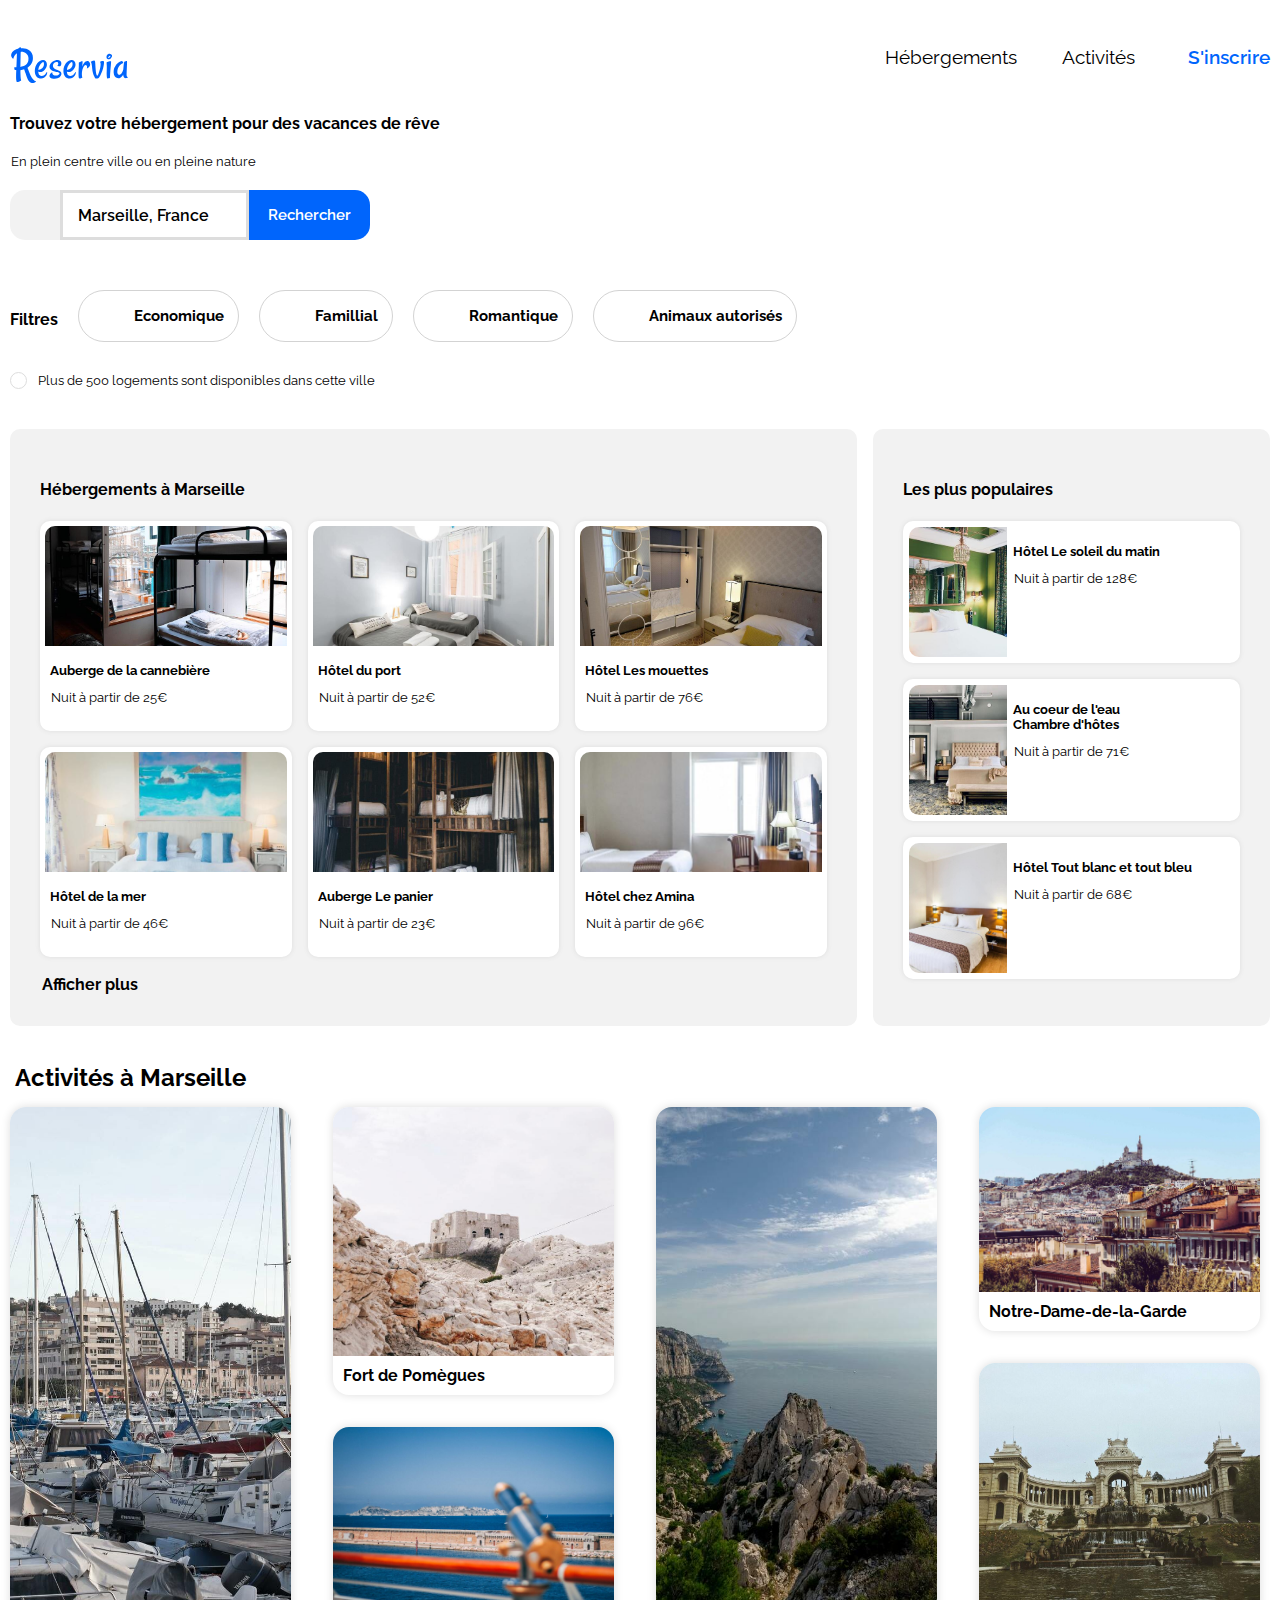
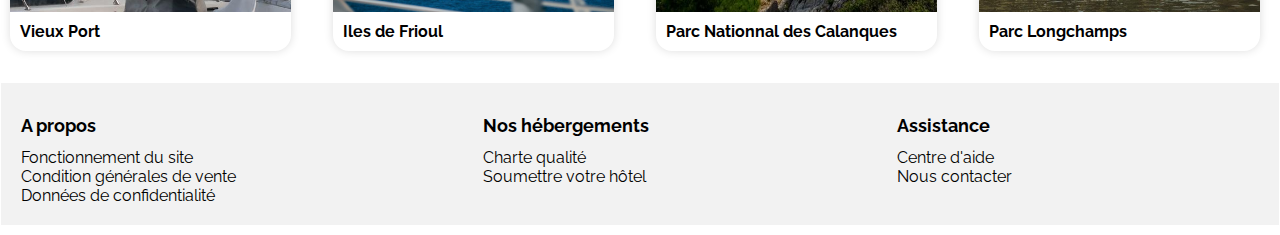
<file: index.html>
<!DOCTYPE html>
<html lang="fr">
  <head>
    <meta charset="utf-8" />
    <title>Projet2-Reservia</title>
    <link rel="stylesheet" href="Reservia.css" />
    <link
      rel="stylesheet"
      href="https://use.fontawesome.com/releases/v5.15.3/css/all.css"
      integrity="sha384-SZXxX4whJ79/gErwcOYf+zWLeJdY/qpuqC4cAa9rOGUstPomtqpuNWT9wdPEn2fk"
      crossorigin="anonymous"
    />
    <meta name="viewport" content="width=device-width, initial-scale=1.0" />
  </head>

  <body>
    <header>
      <div class="header_container">
        <img
          class="header_logo"
          src="images/logo/Reservia.svg"
          alt="Reservia logo"
        />

        <!-- Navigation -->
        <nav>
          <div class="navigation_container">
            <ul>
              <li>
                <a href="#ancre-hebergement" class="navigation_links"
                  >Hébergements</a
                >
              </li>
              <li>
                <a href="#ancre-activites_a_marseille" class="navigation_links"
                  >Activités</a
                >
              </li>
            </ul>
          </div>
          <a href="#" class="register_link">S'inscrire</a>
        </nav>
      </div>
    </header>

    <div class="header2">
      <div class="titre_principal">
        <div class="titre _trouvez">
          <h4>Trouvez votre hébergement pour des vacances de rêve</h4>
        </div>
        <div class="titre_en_plein">
          <p>En plein centre ville ou en pleine nature</p>
        </div>
      </div>

      <div id="container-recherche">
        <i class="fas fa-map-marker-alt search_area_icon"></i>
        <input
          type="search"
          class="type-search"
          placeholder="Marseille, France"
          name="location-search"
        />
        <button class="recherche_bouton"><span>Rechercher</span></button>
        <button class="recherche_loupe">
          <span><i class="fas fa-search"></i></span>
        </button>
      </div>
      <div class="filtres">
        <b class="title">Filtres</b>
        <div class="content">
          <div class="boutonfiltre">
            <i class="fa fa-money-bill-wave"></i>
            <p>Economique</p>
          </div>
          <div class="boutonfiltre">
            <i class="fa fa-child"></i>
            <p>Famillial</p>
          </div>
          <div class="boutonfiltre">
            <i class="fa fa-heart"></i>
            <p>Romantique</p>
          </div>
          <div class="boutonfiltre">
            <i class="fa fa-dog"></i>
            <p>Animaux autorisés</p>
          </div>
        </div>
      </div>
      <div class="conteneur-logement">
        <i class="fas fa-info logo-info"></i>
        <p class="texte-info">
          Plus de 500 logements sont disponibles dans cette ville
        </p>
      </div>
    </div>
    <main>

       
      <div class="heb-pop-container">
        <div class="heb-container">
          <div id="ancre-hebergement"></div> 
          <h4>Hébergements à Marseille</h4>
          <div class="cards-container">
            <div class="cards-line">
              <a class="card photo-hover" href="#">
                <div>
                  <img
                    src="images/hebergements/4_small/marcus-loke-WQJvWU_HZFo-unsplash.jpg"
                    alt="Auberge de la cannebière"
                  />
                </div>
                <div class="text-container">
                  <div>
                    <h3>Auberge de la cannebière</h3>
                    <p>Nuit à partir de 25€</p>
                  </div>
                  <p>
                    <i class="fas fa-star etoile-on"></i>
                    <i class="fas fa-star etoile-on"></i>
                    <i class="fas fa-star etoile-on"></i>
                    <i class="fas fa-star etoile-on"></i>
                    <i class="fas fa-star etoile-off"></i>
                  </p>
                </div>
              </a>
              <a class="card photo-hover" href="#">
                <div>
                  <img
                    src="images/hebergements/4_small/fred-kleber-gTbaxaVLvsg-unsplash.jpg"
                    alt="hôtel du port"
                  />
                </div>
                <div class="text-container">
                  <div>
                    <h3>Hôtel du port</h3>
                    <p>Nuit à partir de 52€</p>
                  </div>
                  <p>
                    <i class="fas fa-star etoile-on"></i>
                    <i class="fas fa-star etoile-on"></i>
                    <i class="fas fa-star etoile-on"></i>
                    <i class="fas fa-star etoile-on"></i>
                    <i class="fas fa-star etoile-on"></i>
                  </p>
                </div>
              </a>
              <a class="card photo-hover" href="#">
                <div>
                  <img
                    src="images/hebergements/4_small/reisetopia-B8WIgxA_PFU-unsplash.jpg"
                    alt="Hôtel les mouettes"
                  />
                </div>
                <div class="text-container">
                  <div>
                    <h3>Hôtel Les mouettes</h3>
                    <p>Nuit à partir de 76€</p>
                  </div>
                  <p>
                    <i class="fas fa-star etoile-on"></i>
                    <i class="fas fa-star etoile-on"></i>
                    <i class="fas fa-star etoile-on"></i>
                    <i class="fas fa-star etoile-on"></i>
                    <i class="fas fa-star etoile-off"></i>
                  </p>
                </div>
              </a>
            </div>
            <div class="cards-line">
              <a class="card photo-hover" href="#">
                <div>
                  <img
                    src="images/hebergements/4_small/annie-spratt-Eg1qcIitAuA-unsplash.jpg"
                    alt="Hôtel de la mer"
                  />
                </div>
                <div class="text-container">
                  <div>
                    <h3>Hôtel de la mer</h3>
                    <p>Nuit à partir de 46€</p>
                  </div>
                  <p>
                    <i class="fas fa-star etoile-on"></i>
                    <i class="fas fa-star etoile-on"></i>
                    <i class="fas fa-star etoile-on"></i>
                    <i class="fas fa-star etoile-off"></i>
                    <i class="fas fa-star etoile-off"></i>
                  </p>
                </div>
              </a>
              <a class="card photo-hover" href="#">
                <div>
                  <img
                    src="images/hebergements/4_small/nicate-lee-kT-ZyaiwBe0-unsplash.jpg"
                    alt="Auberge du panier"
                  />
                </div>
                <div class="text-container">
                  <div>
                    <h3>Auberge Le panier</h3>
                    <p>Nuit à partir de 23€</p>
                  </div>
                  <p>
                    <i class="fas fa-star etoile-on"></i>
                    <i class="fas fa-star etoile-on"></i>
                    <i class="fas fa-star etoile-on"></i>
                    <i class="fas fa-star etoile-on"></i>
                    <i class="fas fa-star etoile-off"></i>
                  </p>
                </div>
              </a>
              <a class="card photo-hover" href="#">
                <div>
                  <img
                    src="images/hebergements/4_small/febrian-zakaria-M6S1WvfW68A-unsplash.jpg"
                    alt="Hôtel chez Amina"
                  />
                </div>
                <div class="text-container">
                  <div>
                    <h3>Hôtel chez Amina</h3>
                    <p>Nuit à partir de 96€</p>
                  </div>
                  <p>
                    <i class="fas fa-star etoile-on"></i>
                    <i class="fas fa-star etoile-on"></i>
                    <i class="fas fa-star etoile-on"></i>
                    <i class="fas fa-star etoile-on"></i>
                    <i class="fas fa-star etoile-on"></i>
                  </p>
                </div>
              </a>
            </div>

            <div class="hebergement_montrer_plus">Afficher plus</div>
          </div>
        </div>
        
        <div class="pop-container">
          <div class="pop-title-container">
            <h4>Les plus populaires</h4>
            <i class="fas fa-chart-line icone-pop"></i>
          </div>
          <div class="pop-cards-container">
            <a class="card photo-hover" href="#">
              <div class="images-plus-populaires">
                <img
                  src="images/hebergements/4_small/emile-guillemot-Bj_rcSC5XfE-unsplash.jpg"
                  alt="Hôtel du soleil du matin"
                />
              </div>
              <div class="text-pop-container">
                <div>
                  <h3>Hôtel Le soleil du matin</h3>
                  <p>Nuit à partir de 128€</p>
                </div>
                <p>
                  <i class="fas fa-star etoile-on"></i>
                  <i class="fas fa-star etoile-on"></i>
                  <i class="fas fa-star etoile-on"></i>
                  <i class="fas fa-star etoile-on"></i>
                  <i class="fas fa-star etoile-on"></i>
                </p>
              </div>
            </a>

            <a class="card photo-hover" href="#">
              <div class="images-plus-populaires">
                <img
                  src="images/hebergements/4_small/aw-creative-VGs8z60yT2c-unsplash.jpg"
                  alt="Au coeur de l'eau"
                />
              </div>
              <div class="text-pop-container">
                <div>
                  <h3>Au coeur de l'eau<br />Chambre d'hôtes</h3>
                  <p>Nuit à partir de 71€</p>
                </div>
                <p>
                  <i class="fas fa-star etoile-on"></i>
                  <i class="fas fa-star etoile-on"></i>
                  <i class="fas fa-star etoile-on"></i>
                  <i class="fas fa-star etoile-on"></i>
                  <i class="fas fa-star etoile-off"></i>
                </p>
              </div>
            </a>
            <a class="card photo-hover" href="#">
              <div class="images-plus-populaires">
                <img
                  src="images/hebergements/4_small/febrian-zakaria-sjvU0THccQA-unsplash.jpg"
                  alt="Hôtel tout blanc et tout bleu"
                />
              </div>
              <div class="text-pop-container">
                <div>
                  <h3>Hôtel Tout blanc et tout bleu</h3>
                  <p>Nuit à partir de 68€</p>
                </div>
                <p>
                  <i class="fas fa-star etoile-on"></i>
                  <i class="fas fa-star etoile-on"></i>
                  <i class="fas fa-star etoile-on"></i>
                  <i class="fas fa-star etoile-on"></i>
                  <i class="fas fa-star etoile-off"></i>
                </p>
              </div>
            </a>
          </div>
        </div>
      </div>
    </main>

    <div id="ancre-activites_a_marseille"></div>

    <section class="activities">
      <h2>Activités à Marseille</h2>
      <a href="#" class="activities-card one photo-hover">
        <div class="img-container">
          <img
            src="images/activites/3_medium/reno-laithienne-QUgJhdY5Fyk-unsplash.jpg"
            alt="Vieux Port"
          />
        </div>
        <div class="title-activities">Vieux Port</div>
      </a>
      <a href="#" class="activities-card two photo-hover">
        <div class="img-container">
          <img
            src="images/activites/3_medium/paul-hermann-QFTrLdQIRhI-unsplash.jpg"
            alt="Fort de Pomègues"
          />
        </div>
        <div class="title-activities">Fort de Pomègues</div>
      </a>
      <a href="#" class="activities-card three photo-hover">
        <div class="img-container">
          <img
            src="images/activites/3_medium/kevin-hikari-rV_Qd1l-VXg-unsplash.jpg"
            alt="Iles de Frioul"
          />
        </div>
        <div class="title-activities">Iles de Frioul</div>
      </a>
      <a href="#" class="activities-card four photo-hover">
        <div class="img-container">
          <img
            src="images/activites/3_medium/kilyan-sockalingum-NR8-cBCN3aI-unsplash.jpg"
            alt="Parc Nationnal des Calanques"
          />
        </div>
        <div class="title-activities">Parc Nationnal des Calanques</div>
      </a>
      <a href="#" class="activities-card five photo-hover">
        <div class="img-container">
          <img
            src="images/activites/3_medium/florian-wehde-xW9e8gdotxI-unsplash.jpg"
            alt="Notre-Dame-de-la-Garde"
          />
        </div>
        <div class="title-activities">Notre-Dame-de-la-Garde</div>
      </a>
      <a href="#" class="activities-card six photo-hover">
        <div class="img-container">
          <img
            src="images/activites/3_medium/lena-paulin-wH2-EJoDcV0-unsplash.jpg"
            alt="Parc Longchamps"
          />
        </div>
        <div class="title-activities">Parc Longchamps</div>
      </a>
    </section>

    <footer>
      <div class="footer-section">
        <h1>A propos</h1>
        <a href="#">Fonctionnement du site</a><br />
        <a href="#">Condition générales de vente</a><br />
        <a href="#">Données de confidentialité</a>
      </div>
      <div class="footer-section">
        <h1>Nos hébergements</h1>
        <a href="#">Charte qualité</a><br />
        <a href="#">Soumettre votre hôtel</a>
      </div>
      <div class="footer-section">
        <h1>Assistance</h1>
        <a href="#">Centre d'aide</a><br />
        <a href="#">Nous contacter</a>
      </div>
      <div class=""></div>
    </footer>
  </body>
</html>
</file>
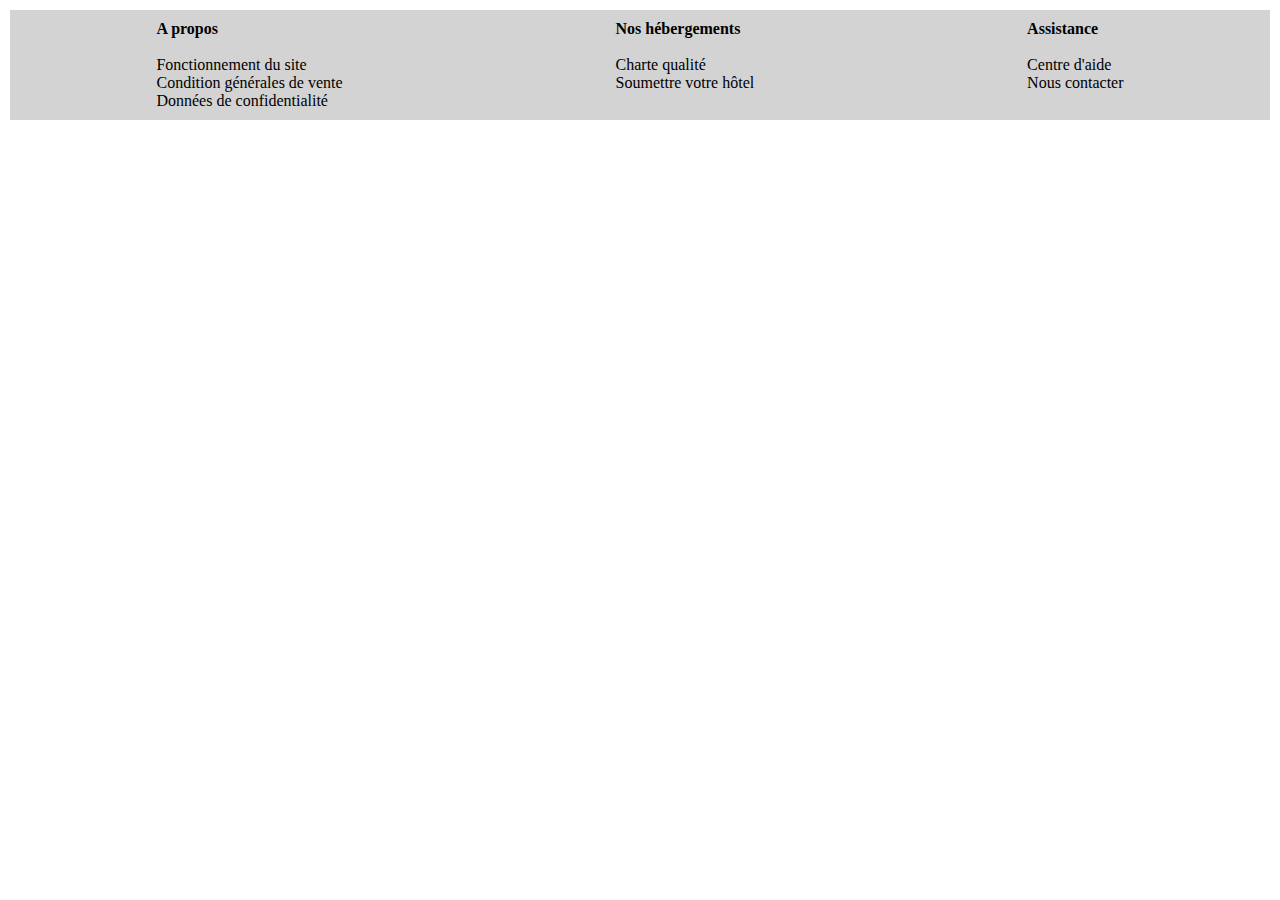
<file: footer.html>
<!DOCTYPE html>
<html lang="fr">
<head>
  <meta name="viewport" content="width=device-width,initial-scale=1">
  <meta charset="utf-8">
  <title>Titre de la page</title>
</head>
<body>
  <footer>
    <div class="">
      <strong>A propos</strong><br>
      <br>
      <a href="#">Fonctionnement du site</a><br>
      <a href="#">Condition générales de vente</a><br>
      <a href="#">Données de confidentialité</a>
    </div>
    <div class="">
      <strong>Nos hébergements</strong><br>
      <br>
      <a href="#">Charte qualité</a><br>
      <a href="#">Soumettre votre hôtel</a>
    </div>
    <div class="">
      <strong>Assistance</strong><br>
      <br>
      <a href="#">Centre d'aide</a><br>
      <a href="#">Nous contacter</a>
    </div>
      </footer>
    </footer>
</body>
</html>
<style>
  body {
    min-width: 350px;
    max-width: 1440px;
    margin: 0 auto;
    padding: 10px;
  }

  a {
    color: black;
    text-decoration: none;
  }

  footer {
    background-color: lightgrey;
    display: flex;
    justify-content: space-around;
    padding: 10px;
  }

  /* Only desktop */
  @media screen and (min-width: 1024px) {}

  /* tablet */
  @media screen and (min-width: 768px) and (max-width: 1023px) {}

  /* mobile */
  @media screen and (max-width: 767px) {
    
    footer {
      flex-direction: column;
      gap: 2rem;
    }

    footer > div {
      
    }
</style>
</file>
<file: Reservia.css>
@import url("https://fonts.googleapis.com/css2?family=Raleway&display=swap");

/**************************General**************************************/


/* Header */

.register_link {
  color: #0065fc;
  font-size: 1.2em;
  font-weight: 600;
}

.register_link:hover {
  color: #0065fc67;
  transition: ease 0.3s;
}

.header_logo {
  width: 120px;
  padding-top: 15px;
}

a {
  text-decoration: none;
  color: black;
}

li {
  list-style: none;
}

.header_container {
  display: flex;
  justify-content: space-between;
  align-items: center;
  padding-top: 12px;
}

.navigation_container {
  margin-right: 20px;
}

.navigation_links {
  border: 2px solid transparent;
  font-size: 1.2em;
  padding-top: 28px;
  padding-left: 15%;
  padding-right: 15%;
  margin-right: 50px;
}

.navigation_links:hover {
  color: #0065fc;
  border-top-color: #0065fc;
}

/* Navigation */
nav {
  display: flex;
  align-items: baseline;
}

nav ul {
  display: flex;
}

body {
  margin: 0;
  padding: 10px;
}

.menu {
  display: flex;
  list-style-type: none;
  justify-content: space-between;
  /* marge a partir du haut de page ** */
  padding-top: 10px;
  padding-bottom: 10px;
  width: 100%;
}

.navigation-link:hover {
  border-top-color: #0065fc;
  border-top: solid;
  color: #0065fc;
}

.register-link {
  color: #0065fc;
  font-size: 1.3em;
  font-weight: 600;
  /*margin-top: 0px;
  margin-left: 12px;  */
}

.img-logo {
  color: #0065fc;
  background-color: #deebff;
  border-radius: 50%;
  padding: 10px;
  margin-right: 10px;
}

.img-entete {
  width: 100px;
  height: auto;
  padding-bottom: 25px;
}

.container {
  max-width: 1350px;
  margin: auto;
  display: flex;
  flex-direction: column;
}

h1 {
  font-size: large;
}

p {
  font-size: small;
}

h3 {
  font-weight: bold;
  font-size: 1em;
}

/***************************Navigation*******************************/

.hebergement-activites a:hover {
  border-top: 3px solid #0065fc;
}

* {
  font-family: "Raleway", sans-serif;
}

/**************************Recherche*****************************/

#container-recherche {
  display: flex;
  padding: 20px 0px 30px 0px;
}

.type-search {
  width: 15%;
  padding: 10px;
  font-size: 1em;
  border: solid #ddd;
}

.type-search::placeholder {
  color: black;
  font-weight: 600;
  font-size: 16px;
  border-color: #f2f2f2;
  padding-left: 5px;
}

.recherche_loupe {
  /* visibility: hidden; */
  display: none;
  background-color: #0065fc;
  border-radius: 15px 15px 15px 15px;
  border: none;
  width: 50px;
  height: 50px;
  font-size: 1em;
  padding-left: 0;
  color: #ffffff;
  cursor: pointer;
}

.recherche_bouton {
  background-color: #0065fc;
  border-radius: 0px 15px 15px 0px;
  border: none;
  color: white;
  font-size: 15px;
  font-weight: 600;
  padding-left: 1.5%;
  padding-right: 1.5%;
  cursor: pointer;
}

.search_area_icon {
  display: flex !important;
  justify-content: center;
  align-items: center;
  font-size: 20px;
  background-color: #f2f2f2;
  width: 50px;
  height: 50px;
  border-radius: 15px 0px 0px 15px;
}

/***************************Filtres**************************/

.boutonfiltre p {
  font-weight: bold;
  font-size: 15px;
}

.filtres {
  display: flex;
  flex-direction: column;
  padding: 20px 0;
}

.filtres,
.filtres .content {
  display: flex;
  flex-flow: row wrap;
}

.filtres .title {
  margin-bottom: 20px;
  padding-top: inherit;
  padding-right: 20px;
}

.filtres .boutonfiltre {
  display: flex;
  justify-content: space-between;
  border-radius: 200px;
  border: 1px lightgrey solid;
  height: 50px;
  position: relative;
  padding-left: 55px;
  padding-right: 14px;
  margin-right: 20px;
  margin-bottom: 10px;
  transition: transform 0.2s;
  cursor: pointer;
}

.filtres .boutonfiltre:hover {
  transform: scale(1.05);
}

.filtres .boutonfiltre:first-child {
  margin-left: 0;
}

.filtres .boutonfiltre:last-child {
  margin-right: 0;
}

.filtres .boutonfiltre i {
  line-height: 50px;
  color: #0065fc;
  position: absolute;
  width: 50px;
  text-align: center;
  background: #deebff;
  left: -2px;
  border-radius: 100%;
}

.boutonfiltre p {
  margin: auto;
}

.search i {
  display: block;
}

.searchContainer .search span {
  display: none;
}

/***************************Infos************************/

.logo-info {
  display: flex !important;
  justify-content: center;
  align-items: center;
  color: #0065fc;
  font-size: 0.7em;
  margin-bottom: 40px;
  border: 1px solid #ddd;
  border-radius: 50%;
  margin-right: 10px;
  height: 15px;
  width: 15px;
}

/*******************Logement**********************/

.conteneur-logement {
  display: flex;
}

p {
  font-size: 0.8em;
  margin: 1px;
}

.search {
  display: inline-flex;
  border: 1px solid grey;
  border-radius: 30px;
  align-items: center;
}

/*******************Etoiles**********************/

.etoile-on {
  color: #0065fc;
  font-weight: bold;
  font-size: 0.8em;
}

.etoile-off {
  color: #f2f2f2;
  font-weight: bold;
  font-size: 0.8em;
}

/***************Herbergement-Populaire*************/

.hebergement_montrer_plus {
  font-weight: bold;
  margin: 2px;
}

.heb-pop-container {
  display: flex;
  background-color: white;
  gap: 1rem;
  width: 100%;
}

.images-plus-populaires {
  max-width: 30%;
  width: 150px;
  height: 130px;
  margin: 1px;
  object-fit: cover;
  /* arondi */
  border-radius: 15px 0px 0px 15px;
}

.heb-container {
  display: flex;
  flex-direction: column;
  border-radius: 10px;
  background-color: #f2f2f2;
  width: 70%;
  padding: 30px;
}

.cards-container {
  display: flex;
  flex-direction: column;
  width: 100%;
  gap: 1rem;
}

.card {
  background-color: white;
  height: 200px;
  border-radius: 10px;
  box-shadow: 0px 0px 5px #ddd;
  transition: transform 0.2s;
  cursor: pointer;
  padding: 5px;
}

.heb-container .card {
  width: 100%;
}

.pop-container .card {
  height: auto;
  display: flex;
}

.cards-line {
  display: flex;
  gap: 1rem;
}

.text-container {
  padding: 0px 0px 0px 5px;
  margin: 0px;
}

.pop-container {
  display: flex;
  background-color: #f2f2f2;
  flex-direction: column;
  width: 30%;
  padding: 10px;
  border-radius: 10px;
  padding: 30px;
}

.pop-title-container {
  display: flex;
  width: 100%;
  justify-content: space-between;
}

.icone-pop {
  padding-top: 20px;
}

.pop-cards-container {
  display: flex;
  flex-direction: column;
  gap: 1rem;
  border-radius: 10px;
}

.pop-card {
  display: flex;
  background: white;
  height: 120px;
  width: 100%;
}

.text-pop-container {
  display: flex;
  flex-direction: column;
  justify-content: space-between;
  padding: 5px;
}

.cards-line {
  display: flex;
  gap: 1rem;
  border-radius: 10px 10px 0 0;
}

.heb-container .card img {
  width: 100%;
  height: 120px;
  object-fit: cover;
  border-radius: 10px 10px 0 0;
}

.pop-container .card img {
  height: 100%;
  width: 100%;
  object-fit: cover;
  border-radius: 10px 0 0 10px;
}

.photo-hover:hover {
  transform: scale(1.05);
  transition: ease 0.3s;
}

h3 {
  font-weight: bold;
  font-size: 0.8em;
}

a {
  color: black;
  text-decoration: none;
}

/* ***************  grid ********************* */

.activities {
  display: grid;
  column-gap: 2rem;
  margin: 2rem 0;
}

.img-container {
  position: relative;
  flex: 1;
}

.photo-hover:hover {
  transform: scale(1.05);
  transition: ease 0.3s;
}

.activities img {
  position: absolute;
  height: 100%;
  width: 100%;
  object-fit: cover;
}

.activities-card {
  box-shadow: 0 0 10px #ddd;
  border-radius: 1rem;
  overflow: hidden;
  display: flex;
  flex-direction: column;
  margin-right: 10px;
}

.activities h2 {
  grid-column: 1/-1;
  padding-bottom: 10px;
  margin: 5px;
}

.title-activities {
  font-weight: bolder;
  margin: 10px;
}

/* ***************** footer ****************** */

footer {
  background-color: #f2f2f2;
  display: flex;
  justify-content: space-between;
  padding: 20px;
  margin-left: -9px;
  margin-right: -9px;
}

/*************** Only desktop *******************/

@media screen and (min-width: 1024px) {
  .activities {
    grid-template-columns: repeat(4, 1fr);
    grid-template-rows: auto 14rem 2rem 2rem 2rem 14rem;
  }

  .activities-card.one {
    grid-row: 2/7;
    grid-column: 1/2;
  }

  .activities-card.two {
    grid-column: 2/3;
    grid-row: 2/5;
  }

  .activities-card.three {
    grid-column: 2/3;
    grid-row: 6/7;
  }

  .activities-card.four {
    grid-column: 3/4;
    grid-row: 2/7;
  }

  .activities-card.five {
    grid-column: 4/5;
    grid-row: 2/3;
  }

  .activities-card.six {
    grid-column: 4/5;
    grid-row: 4/7;
  }
}

/********************** tablet ******************************/

@media screen and (min-width: 768px) and (max-width: 1023px) {
  header {
    flex-wrap: wrap;
    justify-content: space-between;
  }

  header nav {
    order: 2;
    width: 100%;
  }

  header .headersigup {
    order: 1;
  }

  .headernavlink {
    width: 100%;
    text-align: center;
  }

  .register_link {
    margin-top: 20px;
    margin-right: 15px;
  }

  .header_logo {
    width: 120px;
    margin-top: 0px;
	  padding-bottom:80px;
    margin-left: 5px;
    position: absolute;
  }
  .navigation_container {
    width: 100%;
    margin-top: 20px;
    margin-right: 0px;
  }

  .navigation_container li {
    width: 50%;
  }

  .navigation_container a {
    border-bottom-color: #f2f2f2;
    padding-bottom: 15px;
    width: 100%;
    display: inline-block;
  }

  .navigation_container a:hover {
    border-bottom-color: #0065fc;
  }

  .navigation_links {
    padding: 0px;
    margin: 0px;
  }

  .navigation_links:hover {
    border-top-color: transparent;
  }

  /* Navigation */
  nav {
    flex-direction: column-reverse;
    align-items: flex-end;
    width: 100%;
  }

  nav ul {
    text-align: center;
    padding-left: 0px;
  }

  .hebergement-activites {
    width: 100%;
    display: flex;
  }

  .heb-pop-container {
    flex-direction: column;
    padding: 0px;
    margin: 0px;
  }

  .heb-container {
    width: calc(100% - 60px);
    order: 2;
  }

  .pop-container {
    width: calc(100% - 60px);
    order: 1;
  }

  .pop-container {
    display: flex;
    background-color: #f2f2f2;
    flex-direction: column;
  }

  .cards-line {
    flex-direction: column;
  }

  .card {
    width: 100%;
  }

  .activities h2 {
    padding-bottom: 10px;
    margin: 5px;
  }

  .activities {
    row-gap: 2rem;
    grid-template-columns: 1fr;
    grid-template-rows: auto 12rem 12rem 12rem 12rem 12rem 12rem;
  }

  .type-search {
    width: 55%;
    padding: 10px;
    font-size: 1em;
    border: solid #f2f2f2;
  }
}

/********************** Mobil ******************************/

@media screen and (max-width: 767px) {
  .body {
    margin-right: 0px;
    margin-left: 0px;
  }

  .register_link {
    margin-top: 20px;
    margin-right: 30px;
  }

  .header_logo {
    width: 120px;
    margin-top: 0px;
	  padding-bottom:90px;
    margin-left: 5px;
    position: absolute;
  }

  .navigation_container {
    width: 100%;
    margin-top: 20px;
    margin-right: 0px;
  }

  .navigation_container li {
    width: 50%;
  }

  .navigation_container a {
    border-bottom-color: #f2f2f2;
    padding-bottom: 15px;
    width: 100%;
    display: inline-block;
  }

  .navigation_container a:hover {
    border-bottom-color: #0065fc;
  }

  .navigation_links {
    padding: 0px;
    margin: 0px;
  }

  .navigation_links:hover {
    border-top-color: transparent;
  }

  /* Navigation */
  nav {
    flex-direction: column-reverse;
    align-items: flex-end;
    width: 100%;
  }

  nav ul {
    text-align: center;
    padding-left: 0px;
  }

  .hebergement-activites {
    /* display: none; */
    order: 2;
  }

  .activities {
    row-gap: 2rem;
    grid-template-columns: 1fr;
    grid-template-rows: auto 12rem 12rem 12rem 12rem 12rem 12rem;
  }

  .activities h2 {
    padding: 0px;
    margin: 5px;
  }

  .recherche_bouton {
    display: none;
    background-color: #f2f2f2;
  }

  .recherche_loupe {
    display: inline;
    color: #ffffff;
  }

  .heb-pop-container {
    flex-direction: column;
    margin: -16px;
  }

  .heb-container {
    display: flex;
    flex-direction: column;
    border-radius: 10px;
    background-color: #ffffff;
    padding: 40px;
  }

  .heb-container {
    width: calc(100% - 60px);
    order: 2;
  }

  .pop-container {
    width: calc(100% - 60px);
    order: 1;
  }

  .pop-container {
    display: flex;
    background-color: #f2f2f2;
    flex-direction: column;
    border-radius: 0px 0px 0px 0px;
    width: 89%;
  }

  .cards-line {
    flex-direction: column;
  }

  .card {
    width: 100%;
  }

  footer {
    flex-direction: column;
    gap: 2rem;
  }

  .activity h1 {
    margin: 10px;
    padding: 0px;
  }

  .activities {
    row-gap: 2rem;
    grid-template-columns: 1fr;
    grid-template-rows: auto 12rem 12rem 12rem 12rem 12rem 12rem;
    padding: 15px;
  }

  .navigation-link-mobile {
    border: 30px solid transparent;
    /*  cadre  */
    padding: 10px;
    font-size: 1em;
  }

  /************ on colorie le barre du bas  ****/
  .navigation-link-mobile:hover {
    border-bottom: solid #0065fc;
  }

  .type-search {
    width: 60%;
    padding: 10px;
    font-size: 1em;
    border-width: 1px;
    border-color: #f2f2f2;
  }
}
</file>
